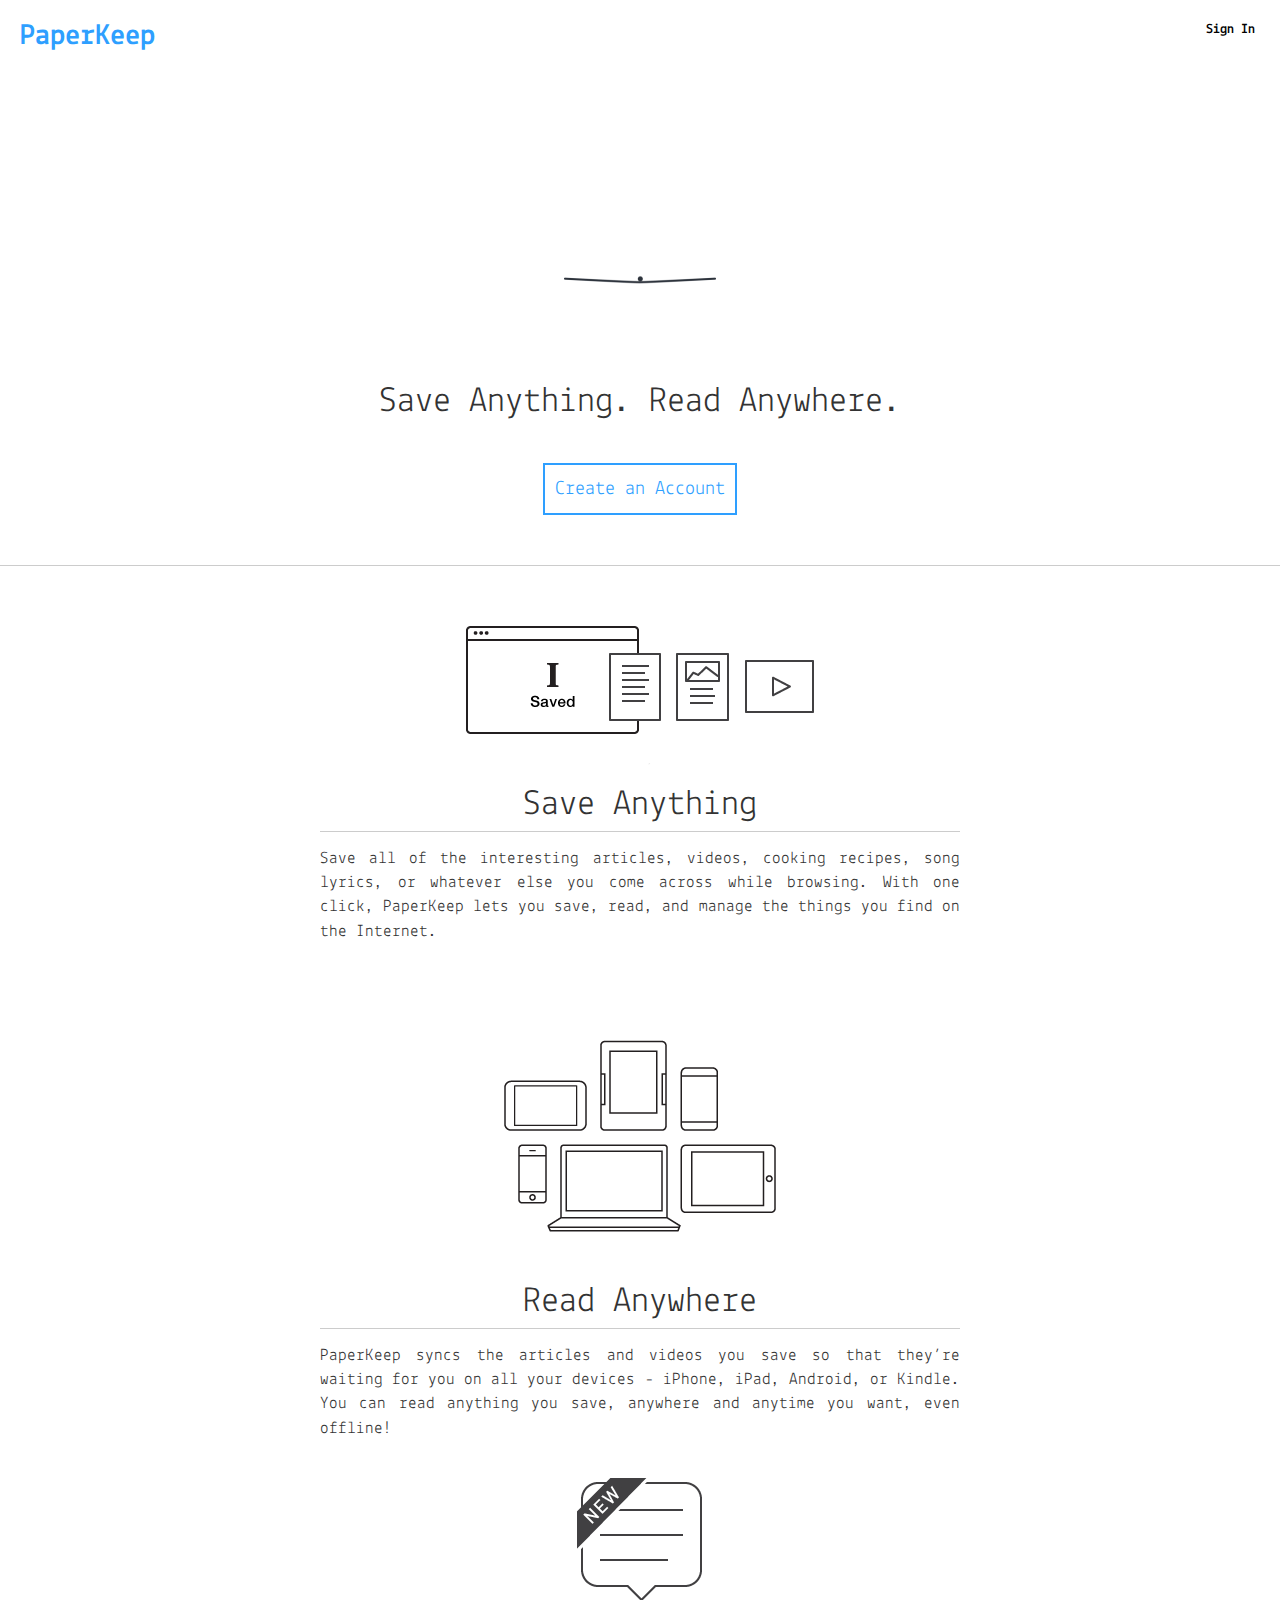
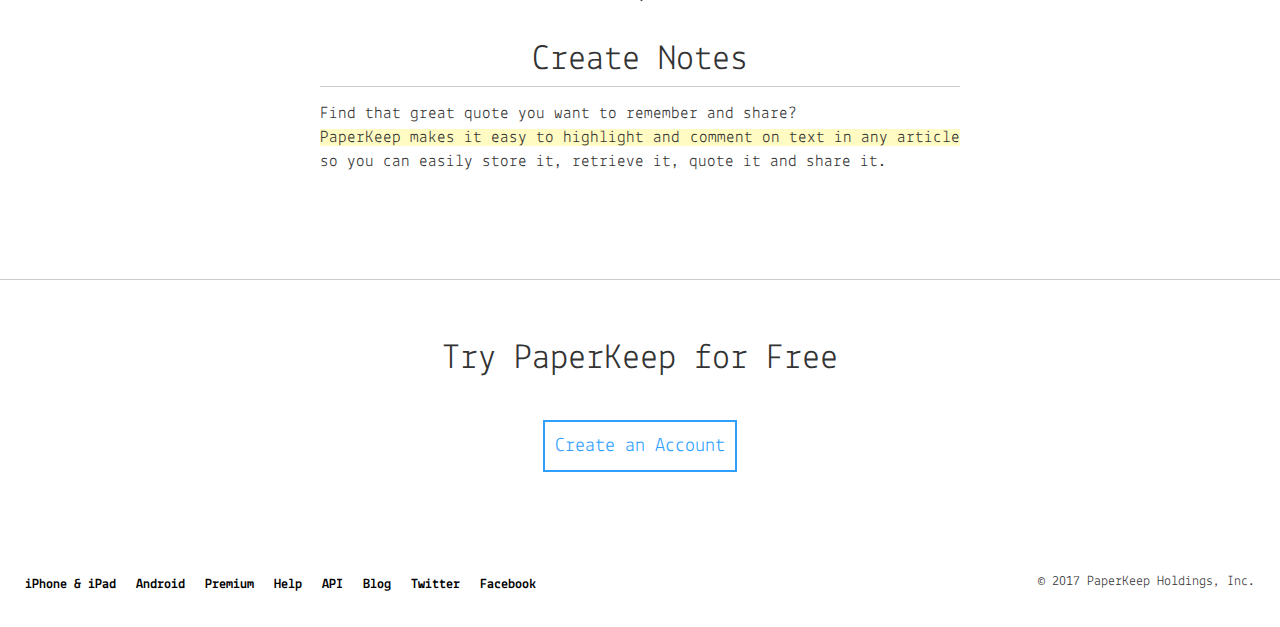
<file: index.html>
<html>
  <head>
    <meta charset="UTF-8">
    <meta name="viewport" content="width=device-width, initial-scale=1.0, maximum-scale=1.0, minimum-scale=1.0, user-scalable=no" />
    <meta http-equiv="X-UA-Compatible" content="ie=edge">
    <link rel="icon" href="img/favicon.png">
    <!-- Latest compiled and minified CSS -->
    <link rel="stylesheet" href="https://maxcdn.bootstrapcdn.com/bootstrap/3.3.7/css/bootstrap.min.css" integrity="sha384-BVYiiSIFeK1dGmJRAkycuHAHRg32OmUcww7on3RYdg4Va+PmSTsz/K68vbdEjh4u" crossorigin="anonymous">
    <!-- jQuery -->
    <script src="https://ajax.googleapis.com/ajax/libs/jquery/3.1.1/jquery.min.js"></script>
    <!-- Latest compiled and minified JavaScript -->
    <script src="https://maxcdn.bootstrapcdn.com/bootstrap/3.3.7/js/bootstrap.min.js" integrity="sha384-Tc5IQib027qvyjSMfHjOMaLkfuWVxZxUPnCJA7l2mCWNIpG9mGCD8wGNIcPD7Txa" crossorigin="anonymous"></script>
    <link href="https://fonts.googleapis.com/css?family=Lekton:400,400i,700" rel="stylesheet">
    <link href="https://fonts.googleapis.com/css?family=Lato:400,700" rel="stylesheet">
    <link rel="stylesheet" href="css/style.css">
    <title>Adrian Prieto</title>
  </head>
  <body>


  <!-- NAVBAR -->

  <div class="nav">
    <div class="logo">
      <a href="#"><h2><strong>PaperKeep</strong></h2></a>
    </div>
    <div class="nav-link">
        <a href="#myModal" data-toggle="modal" >Sign In</a>
    </div>
  </div><!-- END NAVBAR -->



  <!-- DESCRIPTION -->

  <section class="description margin-bottom">

    <div class="animation">
      <img class="img-responsive" src="img/responsive_stats.gif" alt="PaperKeep works on iPhone, iPad, Android, Kindle, and Desktop" title="PaperKeep works on iPhone, iPad, Android, Kindle, and Desktop">
    </div>

    <div class="row header-info">
      <h1 class="center_text no-border">Save Anything. Read Anywhere.</h1>
      <div class="row">
        <div class="col-sm-4 col-sm-offset-4">
          <input type="button" class="info_button" value="Create an Account" data-toggle="modal" data-target="#myModal">
        </div>
      </div>
    </div>

    <!-- Modal -->
    <div class="modal fade" id="myModal" tabindex="-1" role="dialog" aria-labelledby="myModalLabel">
      <div class="modal-dialog" role="document">
        <div class="modal-content">

          <div class="modal-header">
            <button type="button" class="close" data-dismiss="modal" aria-label="Close"><span aria-hidden="true">&times;</span></button>
            <h3 class="modal-title" id="myModalLabel"><strong>Create an Account</strong></h3>
          </div>

          <div class="modal-body">

            <div class="row">
              <div class="labels">

                <label for="email">Email </label><br />
                <label for="password">Password </label>

              </div>

              <div class="fields">
                <div class="row">

                  <label class="mobile" for="email">Email </label>
                  <input type="email" name="email" value=""><br />

                  <label class="mobile" for="password">Password </label>
                  <input type="password" name="password" value=""><br />

                  <input class="checkbox" type="checkbox" name="keepme" value="" checked>
                  <label for="email">Keep Me logged In </label><br />

                  <input class="info_button modal-button" type="submit" name="submit" value="Create Account">
                </div>
              </div>
            </div>

          </div>

        </div>
      </div>
    </div>

  </section><!-- END DESCRIPTION -->



  <!-- SAVE -->

  <section class="save border-top">
      <div class="col-xs-10 col-xs-offset-1 col-sm-6 col-sm-offset-3">

        <div class="row">
          <img class="img-responsive"src="img/landing_save_anything.png" alt="landing_save_anything">
        </div>

        <div class="row">
          <h1>Save Anything</h1>
          <p>Save all of the interesting articles, videos, cooking recipes, song lyrics, or whatever else you come across while browsing. With one click, PaperKeep lets you save, read, and manage the things you find on the Internet.</p>
        </div>

      </div>
  </section><!-- END SAVE -->



  <!-- READ -->

  <section class="read">
    <div class="col-xs-10 col-xs-offset-1 col-sm-6 col-sm-offset-3">

      <div class="row">
        <img class="img-responsive"src="img/landing_read_anywhere.png" alt="landing_read_anywhere">
      </div>

      <div class="row">
        <h1>Read Anywhere</h1>
        <p>PaperKeep syncs the articles and videos you save so that they’re waiting for you on all your devices - iPhone, iPad, Android, or Kindle. You can read anything you save, anywhere and anytime you want, even offline!</p>
      </div>

    </div>
  </section><!-- END READ -->



  <!-- CREATE -->

  <section class="create margin-bottom">

    <div class="col-xs-10 col-xs-offset-1 col-sm-6 col-sm-offset-3">

      <div class="row">
        <img class="img-responsive"src="img/landing_notes.png" alt="landing_notes">
      </div>

      <div class="row">
        <h1>Create Notes</h1>
        <p>Find that great quote you want to remember and share? <br>
          <span class="highlighted">PaperKeep makes it easy to highlight and comment on text in any article</span> so you can easily store it, retrieve it, quote it and share it.</p>
      </div>

    </div>

  </section><!-- END CREATE -->



  <!-- TRY -->
  <section class="try border-top">

    <div class="row header-info">
      <h1 class="center_text no-border">Try PaperKeep for Free</h1>
      <div class="row">
        <div class="col-sm-4 col-sm-offset-4">
          <input type="button" class="info_button" value="Create an Account" data-toggle="modal" data-target="#myModal">
        </div>
      </div>
    </div>

  </section><!-- END TRY -->

  <footer class="nav-link">

    <div class="footer">

      <div class="links">
        <a href="#">iPhone &amp iPad</a>
        <a href="#">Android</a>
        <a href="#">Premium</a>
        <a href="#">Help</a>
        <a href="#">API</a>
        <a href="#">Blog</a>
        <a href="#">Twitter</a>
        <a href="#">Facebook</a>
      </div>

      <div class="leyend">
        <p class="copy">© 2017 PaperKeep Holdings, Inc.</p>
      </div>

    </div>



  </footer>


  <!-- SCRIPTS -->

  <script src="js/script.js"></script>

  </body>
</html>
</file>
<file: css/style.css>
/* Colors

white: #FFFFFF;
black: #000000;
blue:  #2E9FFF;
cream: #FFFBC2;

*/

/* ********* FONTS ********* */

* {
  -moz-box-sizing: border-box;
  -webkit-box-sizing: border-box;
  box-sizing: border-box;
}

body {
  font-family: 'Lekton', sans-serif;
  background-color: #FFFFFF;
}

/* ********* NAV ********* */

.nav {
  min-height: 57px;
}

.logo {
  padding-left: 20px;
  float: left;
}

.nav a {
  color: #2E9FFF;
  float: right;
}

.nav-link {
  padding: 20px 25px 15px 15px;
}

.nav-link a {
  font-weight: bold;
  color: #000000;
}

/* ********* SECTION ********* */

section {
  min-height: 428px;
}

section {
  padding-top: 40px;
}

section img {
  margin: 0 auto;
}

section h1 {
  text-align: center;
  border-bottom: 1px solid #ccc;
  padding-bottom: 5px;
  margin-bottom: 15px;
}

section p {
  font-size: 17px;
  text-align: justify;
}

.margin-bottom {
  margin-bottom: 30px;
}

.border-top {
  border-top: 1px solid #ccc;
}


/* ********* DESCRIPTION ********* */

section.description {
  padding-top: 0;
}

.animation {
  margin: 0 auto;
}

.animation img {
    margin: 0 auto;
    max-height: 300px
}


.header_info h1 {
  font-size: 48px;
}

.center_text {
  text-align: center;
  margin-left: 15%;
  margin-right: 15%;
}

input.info_button {
  font-size: 20px;
  margin: 20px auto;
  padding: 10px;
  display: block;
  background-color: #FFFFFF;
  color: #2E9FFF;
  border: 2px solid #2E9FFF;
  transition: background-color 0.3s ease;
}

input.info_button:hover {
  color: #FFFFFF;
  background-color: #2E9FFF;
}


/* ********* SAVE ********* */

section h1.no-border {
  border-bottom: none;
}

/* ********* CREATE ********* */

p span.highlighted {
  background: #FFFBC2;
}

/* ********* TRY ********* */

section.try {
  min-height: 241px;
}

section.try h1.noborder {
  font-size: xx-large;
}

.try {
  padding-bottom: 60px;
}

/* ********* FOOTER ********* */

footer {
  text-align: center;
}

footer.nav-link {
  margin-bottom: 30px;
}

.links {
  float: left;
  width: 60%;
}

.leyend {
  float: right;
  width: 40%;
}

.footer {
  padding-bottom: 10px;
}

.footer a {
  float: left;
  margin: 3px auto;
  padding: 0 10px 0 10px;
  text-align: center;
}

.footer p {
  float: right;
}

/* ********* MODAL ********* */

.modal {
  font-family: 'Lato', sans-serif;
  margin-top: 100px;
}

h3.modal-title {
  margin-left: 15px;
}

.labels {
  margin-top: 25px;
  margin-bottom: 60px;
  float: left;
  width: 30%;
}

.labels label {
  padding-left: 25px;
  padding-bottom: 20px;
  font-size: 18px;
}

label.mobile {
  display: none;
}

.fields {
  margin-top: 10px;
  float: right;
  width: 70%;
}

.fields input {
  width: 80%;
  margin-bottom: 20px;
  margin-right: 10px;
  font-size: 18px;
}

.fields input.checkbox {
  width: 5%;
  display: inline;
}

.info_button.modal-button {
  float: left;
  color: #FFFFFF;
  background-color: #000000;
  border: 2px solid #000000;
}

.info_button.modal-button:hover {
  background-color: #FFFFFF;
  color: #000000;
}


/* ********* MEDIA QUERIES ********* */

/* Medium Screen */
@media screen and (max-width: 768px) {


  .intro_video {
    max-height: 300;
  }

  .video_info h1 {
    font-size: 30px;
  }

  /* FOOTER */

  footer.nav-link {
    margin-bottom: 0;
  }

  .footer a {
    float: none;
    margin-top: 0px;
  }

  .footer p.copy {
    margin-top: 15px;
    float: none;
    text-align: center;
  }

  .links {
    float: none;
    width: 100%;
  }

  .leyend {
    float: none;
    width: 100%;
  }

  .labels {
    display: none;
  }

  .fields {
    width: 80%;
    margin: 0 auto;
  }

  .fields input {
    font-size: 13px;
    margin-right: 0;
    min-height: 40px;
  }

  label.mobile {
    display: block;
  }

  .modal {
    margin: 0;
  }

  .modal-body {
    height: 100%;
  }

}

/* Portrait Phone and Landscape */
@media screen and (max-width: 540px) {

  .intro_video {
    max-height: 255px;
  }

  .footer {
    padding-bottom: 10px;
  }

}

/* Portrait Phone and Landscape */
@media screen and (max-width: 320px) {

  .intro_video {
    max-height: 200px;
    margin: 0 auto;
  }

  section h1.no-border {
    font-size: xx-large;
  }

}
</file>
